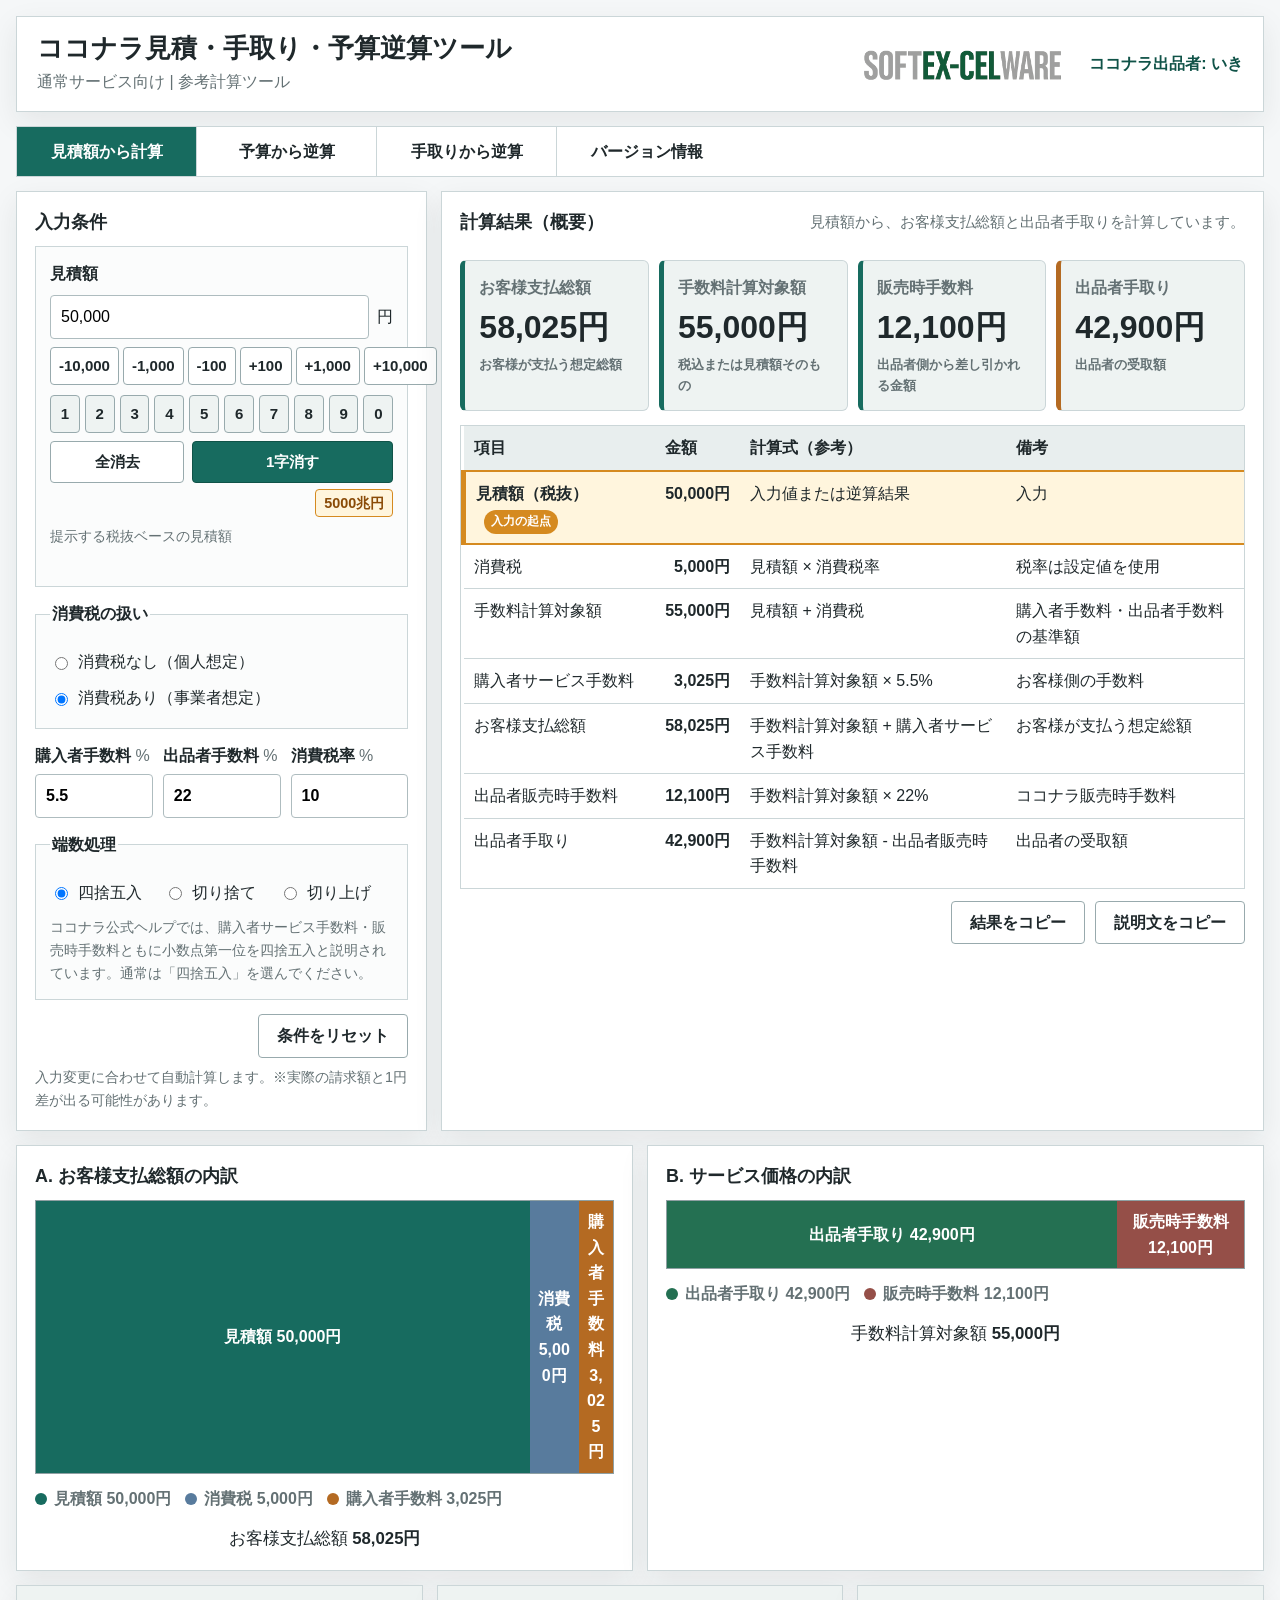
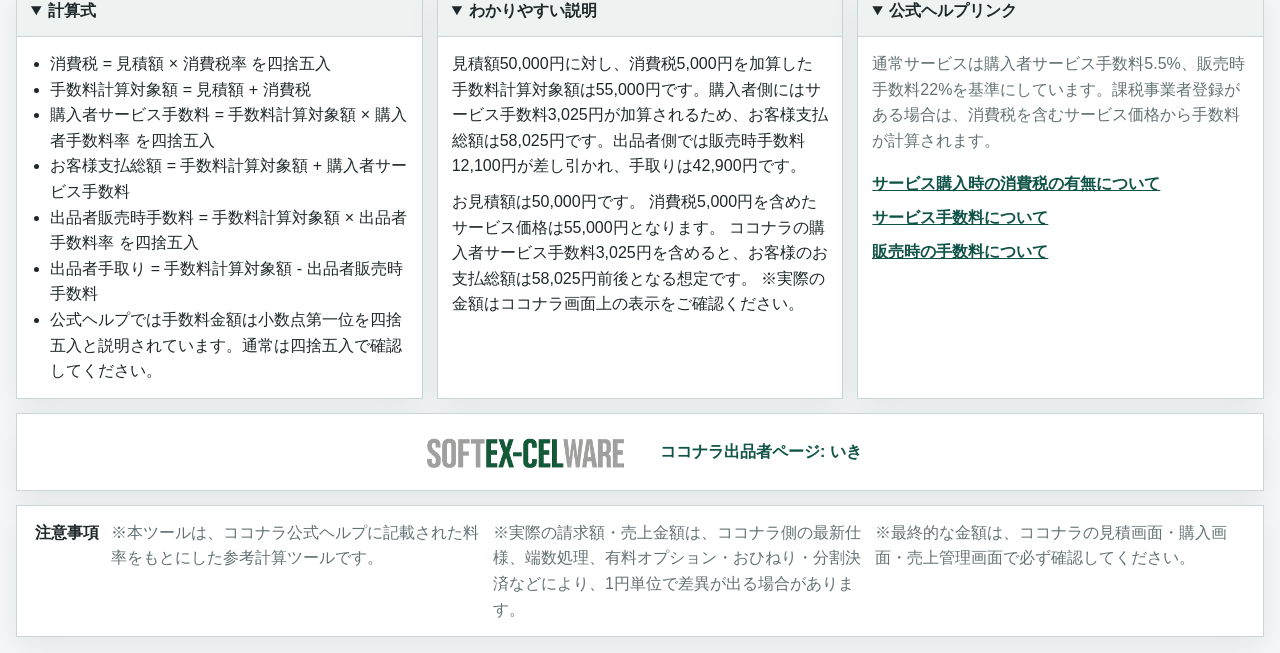
<file: index.html>
<!doctype html>
<html lang="ja">
<head>
  <meta charset="utf-8">
  <meta name="viewport" content="width=device-width, initial-scale=1">
  <title>ココナラ見積・手取り・予算逆算ツール</title>
  <meta name="description" content="ココナラ通常サービス向けの見積額、購入者支払総額、出品者手取りを参考計算するWebツールです。">
  <link rel="canonical" href="https://coconala-fee-calculator.vercel.app/">
  <meta property="og:type" content="website">
  <meta property="og:site_name" content="ココナラ見積・手取り・予算逆算ツール">
  <meta property="og:title" content="ココナラ見積・手取り・予算逆算ツール">
  <meta property="og:description" content="ココナラ通常サービス向けの見積額、購入者支払総額、出品者手取りを参考計算するWebツールです。">
  <meta property="og:url" content="https://coconala-fee-calculator.vercel.app/">
  <meta property="og:image" content="https://coconala-fee-calculator.vercel.app/LP%E7%94%BB%E5%83%8F.png">
  <meta name="twitter:card" content="summary">
  <link rel="icon" type="image/png" href="ファビコン用.png">
  <link rel="apple-touch-icon" href="ファビコン用.png">
  <link rel="stylesheet" href="styles.css">
</head>
<body>
  <div class="app-shell">
    <header class="app-header">
      <div class="title-block">
        <h1>ココナラ見積・手取り・予算逆算ツール</h1>
        <p>通常サービス向け <span aria-hidden="true">|</span> 参考計算ツール</p>
      </div>
      <div class="brand-links" aria-label="関連リンク">
        <span class="brand-logo-link" aria-label="Softex Celware">
          <img src="softex-celwareロゴ 透過 横長.png" alt="Softex Celware">
        </span>
        <a class="profile-link" href="https://coconala.com/users/737430" target="_blank" rel="noreferrer">
          ココナラ出品者: いき
        </a>
      </div>
    </header>

    <nav class="mode-tabs" aria-label="計算モード">
      <button class="mode-tab is-active" type="button" data-mode="fromEstimate">見積額から計算</button>
      <button class="mode-tab" type="button" data-mode="fromBudget">予算から逆算</button>
      <button class="mode-tab" type="button" data-mode="fromNet">手取りから逆算</button>
      <a class="mode-tab" href="version.html">バージョン情報</a>
    </nav>

    <main>
      <section class="workspace">
        <form class="input-panel" id="calculator-form" novalidate>
          <h2>入力条件</h2>

          <div class="field-group primary-input">
            <label for="amount-input" id="amount-label">見積額</label>
            <div class="money-input">
              <input id="amount-input" name="amount" inputmode="numeric" autocomplete="off" value="50,000">
              <span>円</span>
            </div>
            <div class="amount-tools" aria-label="金額を増減">
              <button type="button" data-amount-delta="-10000">-10,000</button>
              <button type="button" data-amount-delta="-1000">-1,000</button>
              <button type="button" data-amount-delta="-100">-100</button>
              <button type="button" data-amount-delta="100">+100</button>
              <button type="button" data-amount-delta="1000">+1,000</button>
              <button type="button" data-amount-delta="10000">+10,000</button>
            </div>
            <div class="number-pad" aria-label="数字入力">
              <button type="button" data-digit="1">1</button>
              <button type="button" data-digit="2">2</button>
              <button type="button" data-digit="3">3</button>
              <button type="button" data-digit="4">4</button>
              <button type="button" data-digit="5">5</button>
              <button type="button" data-digit="6">6</button>
              <button type="button" data-digit="7">7</button>
              <button type="button" data-digit="8">8</button>
              <button type="button" data-digit="9">9</button>
              <button type="button" data-digit="0">0</button>
            </div>
            <div class="number-pad-actions">
              <button type="button" data-number-action="clear">全消去</button>
              <button type="button" data-number-action="backspace">1字消す</button>
            </div>
            <div class="special-amount-row">
              <button class="special-amount-button" type="button" data-amount-set="5000000000000000">5000兆円</button>
            </div>
            <p class="field-note" id="amount-note">提示する税抜ベースの見積額</p>
            <p class="error-message" id="amount-error" role="alert"></p>
          </div>

          <fieldset class="field-group">
            <legend>消費税の扱い</legend>
            <label class="choice">
              <input type="radio" name="taxMode" value="none">
              <span>消費税なし（個人想定）</span>
            </label>
            <label class="choice">
              <input type="radio" name="taxMode" value="taxable" checked>
              <span>消費税あり（事業者想定）</span>
            </label>
          </fieldset>

          <div class="settings-grid" aria-label="各種設定">
            <label>
              <span>購入者手数料</span>
              <input id="buyer-fee-rate" name="buyerFeeRate" type="number" min="0" max="100" step="0.1" value="5.5">
            </label>
            <label>
              <span>出品者手数料</span>
              <input id="seller-fee-rate" name="sellerFeeRate" type="number" min="0" max="100" step="0.1" value="22">
            </label>
            <label>
              <span>消費税率</span>
              <input id="tax-rate" name="taxRate" type="number" min="0" max="100" step="0.1" value="10">
            </label>
          </div>

          <fieldset class="field-group">
            <legend>端数処理</legend>
            <label class="choice">
              <input type="radio" name="roundingMode" value="round" checked>
              <span>四捨五入</span>
            </label>
            <label class="choice">
              <input type="radio" name="roundingMode" value="floor">
              <span>切り捨て</span>
            </label>
            <label class="choice">
              <input type="radio" name="roundingMode" value="ceil">
              <span>切り上げ</span>
            </label>
            <p class="field-note">ココナラ公式ヘルプでは、購入者サービス手数料・販売時手数料ともに小数点第一位を四捨五入と説明されています。通常は「四捨五入」を選んでください。</p>
          </fieldset>

          <div class="form-actions">
            <button class="secondary-button" type="button" id="reset-button">条件をリセット</button>
          </div>

          <p class="mini-notice">入力変更に合わせて自動計算します。※実際の請求額と1円差が出る可能性があります。</p>
        </form>

        <section class="results-panel" aria-live="polite">
          <div class="section-heading">
            <h2>計算結果（概要）</h2>
            <p id="mode-summary">見積額から、お客様支払総額と出品者手取りを計算しています。</p>
          </div>

          <div class="result-cards">
            <article class="result-card">
              <span>お客様支払総額</span>
              <strong id="buyer-total-card">0円</strong>
              <small>お客様が支払う想定総額</small>
            </article>
            <article class="result-card">
              <span>手数料計算対象額</span>
              <strong id="fee-base-card">0円</strong>
              <small>税込または見積額そのもの</small>
            </article>
            <article class="result-card">
              <span>販売時手数料</span>
              <strong id="seller-fee-card">0円</strong>
              <small>出品者側から差し引かれる金額</small>
            </article>
            <article class="result-card accent">
              <span>出品者手取り</span>
              <strong id="seller-net-card">0円</strong>
              <small>出品者の受取額</small>
            </article>
          </div>

          <div class="table-wrap">
            <table>
              <thead>
                <tr>
                  <th>項目</th>
                  <th>金額</th>
                  <th>計算式（参考）</th>
                  <th>備考</th>
                </tr>
              </thead>
              <tbody id="breakdown-table"></tbody>
            </table>
          </div>

          <div class="copy-actions">
            <button class="secondary-button" type="button" id="copy-result">結果をコピー</button>
            <button class="secondary-button" type="button" id="copy-explanation">説明文をコピー</button>
          </div>
        </section>
      </section>

      <section class="bars-grid" aria-label="図解エリア">
        <article class="bar-card">
          <h2>A. お客様支払総額の内訳</h2>
          <div class="stacked-bar" id="buyer-total-bar"></div>
          <div class="bar-legend" id="buyer-total-legend"></div>
          <p class="bar-total">お客様支払総額 <strong id="buyer-total-label">0円</strong></p>
        </article>

        <article class="bar-card">
          <h2>B. サービス価格の内訳</h2>
          <div class="stacked-bar" id="seller-net-bar"></div>
          <div class="bar-legend" id="seller-net-legend"></div>
          <p class="bar-total">手数料計算対象額 <strong id="fee-base-label">0円</strong></p>
        </article>
      </section>

      <section class="details-grid">
        <details open>
          <summary>計算式</summary>
          <div class="details-body" id="formula-panel"></div>
        </details>
        <details open>
          <summary>わかりやすい説明</summary>
          <div class="details-body">
            <p id="seller-explanation"></p>
            <p id="buyer-explanation"></p>
          </div>
        </details>
        <details open>
          <summary>公式ヘルプリンク</summary>
          <div class="details-body links-list">
            <p class="basis-note">通常サービスは購入者サービス手数料5.5%、販売時手数料22%を基準にしています。課税事業者登録がある場合は、消費税を含むサービス価格から手数料が計算されます。</p>
            <a href="https://coconala-support.zendesk.com/hc/ja/articles/29004583450777" target="_blank" rel="noreferrer">サービス購入時の消費税の有無について</a>
            <a href="https://coconala-support.zendesk.com/hc/ja/articles/900005462403" target="_blank" rel="noreferrer">サービス手数料について</a>
            <a href="https://coconala-support.zendesk.com/hc/ja/articles/230180287" target="_blank" rel="noreferrer">販売時の手数料について</a>
          </div>
        </details>
      </section>

      <section class="site-links" aria-label="運営リンク">
        <span class="brand-logo-link" aria-label="Softex Celware">
          <img src="softex-celwareロゴ 透過 横長.png" alt="Softex Celware">
        </span>
        <a href="https://coconala.com/users/737430" target="_blank" rel="noreferrer">ココナラ出品者ページ: いき</a>
      </section>

      <section class="notice-box" aria-label="注意事項">
        <strong>注意事項</strong>
        <p>※本ツールは、ココナラ公式ヘルプに記載された料率をもとにした参考計算ツールです。</p>
        <p>※実際の請求額・売上金額は、ココナラ側の最新仕様、端数処理、有料オプション・おひねり・分割決済などにより、1円単位で差異が出る場合があります。</p>
        <p>※最終的な金額は、ココナラの見積画面・購入画面・売上管理画面で必ず確認してください。</p>
      </section>
    </main>
  </div>

  <div class="toast" id="toast" role="status" aria-live="polite"></div>

  <script src="js/calculator.js"></script>
  <script src="js/app.js"></script>
</body>
</html>
</file>
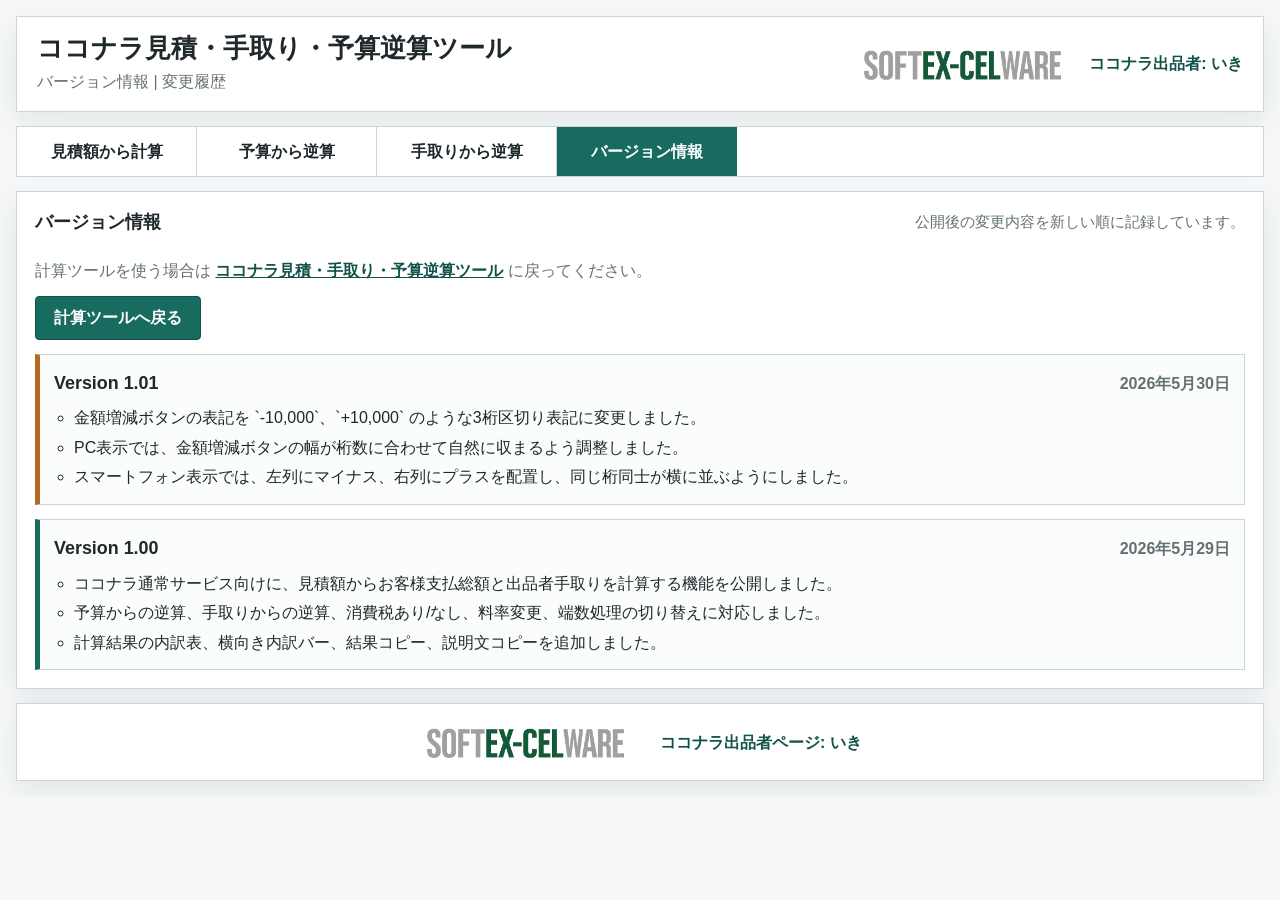
<file: version.html>
<!doctype html>
<html lang="ja">
<head>
  <meta charset="utf-8">
  <meta name="viewport" content="width=device-width, initial-scale=1">
  <title>バージョン情報 | ココナラ見積・手取り・予算逆算ツール</title>
  <meta name="description" content="ココナラ見積・手取り・予算逆算ツールのバージョン情報と変更履歴です。">
  <link rel="canonical" href="https://coconala-fee-calculator.vercel.app/version.html">
  <meta property="og:type" content="website">
  <meta property="og:site_name" content="ココナラ見積・手取り・予算逆算ツール">
  <meta property="og:title" content="バージョン情報 | ココナラ見積・手取り・予算逆算ツール">
  <meta property="og:description" content="ココナラ見積・手取り・予算逆算ツールのバージョン情報と変更履歴です。">
  <meta property="og:url" content="https://coconala-fee-calculator.vercel.app/version.html">
  <meta property="og:image" content="https://coconala-fee-calculator.vercel.app/LP%E7%94%BB%E5%83%8F.png">
  <meta name="twitter:card" content="summary">
  <link rel="icon" type="image/png" href="ファビコン用.png">
  <link rel="apple-touch-icon" href="ファビコン用.png">
  <link rel="stylesheet" href="styles.css">
</head>
<body>
  <div class="app-shell">
    <header class="app-header">
      <div class="title-block">
        <h1>ココナラ見積・手取り・予算逆算ツール</h1>
        <p>バージョン情報 <span aria-hidden="true">|</span> 変更履歴</p>
      </div>
      <div class="brand-links" aria-label="関連リンク">
        <span class="brand-logo-link" aria-label="Softex Celware">
          <img src="softex-celwareロゴ 透過 横長.png" alt="Softex Celware">
        </span>
        <a class="profile-link" href="https://coconala.com/users/737430" target="_blank" rel="noreferrer">
          ココナラ出品者: いき
        </a>
      </div>
    </header>

    <nav class="mode-tabs" aria-label="ページ切り替え">
      <a class="mode-tab" href="index.html">見積額から計算</a>
      <a class="mode-tab" href="index.html">予算から逆算</a>
      <a class="mode-tab" href="index.html">手取りから逆算</a>
      <a class="mode-tab is-active" href="version.html">バージョン情報</a>
    </nav>

    <main>
      <section class="version-panel">
        <div class="section-heading">
          <h2>バージョン情報</h2>
          <p>公開後の変更内容を新しい順に記録しています。</p>
        </div>
        <p class="version-lead">
          計算ツールを使う場合は <a href="index.html">ココナラ見積・手取り・予算逆算ツール</a> に戻ってください。
        </p>
        <div class="version-actions">
          <a class="primary-link-button" href="index.html">計算ツールへ戻る</a>
        </div>

        <ol class="version-list">
          <li class="version-entry">
            <div class="version-meta">
              <strong>Version 1.01</strong>
              <time datetime="2026-05-30">2026年5月30日</time>
            </div>
            <ul>
              <li>金額増減ボタンの表記を `-10,000`、`+10,000` のような3桁区切り表記に変更しました。</li>
              <li>PC表示では、金額増減ボタンの幅が桁数に合わせて自然に収まるよう調整しました。</li>
              <li>スマートフォン表示では、左列にマイナス、右列にプラスを配置し、同じ桁同士が横に並ぶようにしました。</li>
            </ul>
          </li>

          <li class="version-entry">
            <div class="version-meta">
              <strong>Version 1.00</strong>
              <time datetime="2026-05-29">2026年5月29日</time>
            </div>
            <ul>
              <li>ココナラ通常サービス向けに、見積額からお客様支払総額と出品者手取りを計算する機能を公開しました。</li>
              <li>予算からの逆算、手取りからの逆算、消費税あり/なし、料率変更、端数処理の切り替えに対応しました。</li>
              <li>計算結果の内訳表、横向き内訳バー、結果コピー、説明文コピーを追加しました。</li>
            </ul>
          </li>
        </ol>
      </section>

      <section class="site-links" aria-label="運営リンク">
        <span class="brand-logo-link" aria-label="Softex Celware">
          <img src="softex-celwareロゴ 透過 横長.png" alt="Softex Celware">
        </span>
        <a href="https://coconala.com/users/737430" target="_blank" rel="noreferrer">ココナラ出品者ページ: いき</a>
      </section>
    </main>
  </div>
</body>
</html>
</file>
<file: styles.css>
:root {
  --bg: #f5f7f8;
  --panel: #ffffff;
  --panel-strong: #eef3f2;
  --text: #1f282b;
  --muted: #647174;
  --line: #cbd6d8;
  --primary: #176b5f;
  --primary-dark: #105348;
  --accent: #b46a22;
  --danger: #b3261e;
  --shadow: 0 10px 28px rgba(31, 40, 43, 0.08);
}

* {
  box-sizing: border-box;
}

body {
  margin: 0;
  background: var(--bg);
  color: var(--text);
  font-family: "Segoe UI", "Yu Gothic UI", "Meiryo", sans-serif;
  line-height: 1.6;
}

html,
body {
  width: 100%;
  overflow-x: hidden;
}

button,
input {
  font: inherit;
}

button {
  cursor: pointer;
}

.app-shell {
  max-width: 1440px;
  margin: 0 auto;
  padding: 16px;
}

.app-header {
  display: flex;
  justify-content: space-between;
  align-items: center;
  gap: 16px;
  padding: 16px 20px;
  border: 1px solid var(--line);
  background: var(--panel);
  box-shadow: var(--shadow);
}

.title-block {
  display: grid;
  gap: 4px;
}

.app-header h1 {
  margin: 0;
  font-size: clamp(1.25rem, 2vw, 1.8rem);
  line-height: 1.25;
}

.app-header p,
.brand-links {
  margin: 0;
  color: var(--muted);
}

.brand-links {
  display: flex;
  align-items: center;
  justify-content: end;
  gap: 14px;
  flex-wrap: wrap;
}

.brand-logo-link img,
.site-links img {
  display: block;
  width: min(220px, 36vw);
  height: auto;
  max-height: 48px;
  object-fit: contain;
}

.profile-link,
.site-links a {
  color: var(--primary-dark);
  font-weight: 700;
  text-decoration: none;
}

.profile-link:hover,
.site-links a:hover {
  text-decoration: underline;
}

.mode-tabs {
  display: flex;
  align-items: stretch;
  margin-top: 14px;
  border: 1px solid var(--line);
  background: var(--panel);
  overflow-x: auto;
}

.mode-tab {
  display: grid;
  place-items: center;
  min-width: 180px;
  padding: 12px 20px;
  border: 0;
  border-right: 1px solid var(--line);
  background: var(--panel);
  color: var(--text);
  font-weight: 700;
  text-align: center;
  text-decoration: none;
}

.mode-tab:last-child {
  border-right: 0;
}

.mode-tab.is-active {
  background: var(--primary);
  color: #ffffff;
}

main {
  display: grid;
  gap: 14px;
  margin-top: 14px;
}

.workspace {
  display: grid;
  grid-template-columns: minmax(320px, 0.9fr) minmax(520px, 1.8fr);
  gap: 14px;
  align-items: stretch;
}

.workspace > *,
.bars-grid > *,
.details-grid > * {
  min-width: 0;
}

.input-panel,
.results-panel,
.bar-card,
.version-panel,
details,
.notice-box {
  border: 1px solid var(--line);
  background: var(--panel);
  box-shadow: var(--shadow);
}

.input-panel,
.results-panel,
.version-panel {
  padding: 18px;
}

h2 {
  margin: 0 0 12px;
  font-size: 1.12rem;
  line-height: 1.35;
}

.field-group {
  margin: 0 0 14px;
  padding: 14px;
  border: 1px solid var(--line);
  background: #fbfcfc;
}

.field-group legend,
.field-group > label:first-child,
.primary-input > label {
  font-weight: 700;
}

.money-input {
  display: grid;
  grid-template-columns: 1fr auto;
  gap: 8px;
  align-items: center;
  margin-top: 8px;
}

input[type="text"],
input[type="number"],
.money-input input {
  width: 100%;
  min-height: 42px;
  border: 1px solid #aebcbf;
  border-radius: 4px;
  padding: 8px 10px;
  background: #ffffff;
}

.field-note,
.mini-notice {
  margin: 8px 0 0;
  color: var(--muted);
  font-size: 0.9rem;
}

.amount-tools {
  display: grid;
  grid-template-columns: repeat(6, max-content);
  justify-content: space-between;
  gap: 4px;
  margin-top: 8px;
}

.amount-tools button,
.number-pad button,
.number-pad-actions button {
  min-height: 34px;
  min-width: max-content;
  border: 1px solid #98aaad;
  border-radius: 4px;
  padding: 6px 8px;
  background: #ffffff;
  color: var(--text);
  font-weight: 700;
  font-size: 0.94rem;
  white-space: nowrap;
}

.amount-tools button:hover,
.number-pad button:hover,
.number-pad-actions button:hover {
  border-color: var(--primary);
  color: var(--primary-dark);
}

.number-pad {
  display: grid;
  grid-template-columns: repeat(10, minmax(0, 1fr));
  gap: 5px;
  margin-top: 10px;
}

.number-pad button {
  min-height: 38px;
  background: #eef3f2;
}

.number-pad-actions {
  display: grid;
  grid-template-columns: 1fr 1.5fr;
  gap: 8px;
  margin-top: 8px;
}

.number-pad-actions button {
  min-height: 42px;
}

.number-pad-actions button:last-child {
  background: var(--primary);
  border-color: var(--primary-dark);
  color: #ffffff;
}

.special-amount-row {
  display: flex;
  justify-content: flex-end;
  margin-top: 6px;
}

.special-amount-button {
  min-height: 28px;
  width: auto;
  border: 1px solid #d58a20;
  border-radius: 4px;
  padding: 2px 8px;
  background: #fff5dd;
  color: #8a4b08;
  font-size: 0.9rem;
  font-weight: 700;
  line-height: 1.25;
}

.special-amount-button:hover {
  border-color: #a96910;
  color: #6f3900;
}

.error-message {
  min-height: 1.3em;
  margin: 6px 0 0;
  color: var(--danger);
  font-weight: 700;
  font-size: 0.9rem;
}

.choice {
  display: inline-flex;
  align-items: center;
  gap: 7px;
  margin: 8px 18px 0 0;
}

.settings-grid {
  display: grid;
  grid-template-columns: repeat(3, minmax(0, 1fr));
  gap: 10px;
  margin-bottom: 14px;
}

.settings-grid label {
  display: grid;
  gap: 6px;
  font-weight: 700;
}

.settings-grid label span::after {
  content: " %";
  color: var(--muted);
  font-weight: 400;
}

.form-actions,
.copy-actions {
  display: flex;
  flex-wrap: wrap;
  gap: 10px;
  justify-content: flex-end;
}

.secondary-button {
  min-height: 42px;
  border-radius: 4px;
  padding: 8px 18px;
  font-weight: 700;
}

.secondary-button {
  border: 1px solid #98aaad;
  background: #ffffff;
  color: var(--text);
}

.section-heading {
  display: flex;
  justify-content: space-between;
  align-items: start;
  gap: 12px;
}

.section-heading p {
  max-width: 42rem;
  margin: 0;
  color: var(--muted);
  font-size: 0.94rem;
}

.result-cards {
  display: grid;
  grid-template-columns: repeat(4, minmax(0, 1fr));
  gap: 10px;
  margin: 14px 0;
}

.result-card {
  min-height: 124px;
  border: 1px solid var(--line);
  border-left: 5px solid var(--primary);
  border-radius: 6px;
  padding: 14px;
  background: var(--panel-strong);
}

.result-card.accent {
  border-left-color: var(--accent);
}

.result-card span,
.result-card small {
  display: block;
  color: var(--muted);
  font-weight: 700;
}

.result-card strong {
  display: block;
  margin: 8px 0;
  font-size: clamp(1.45rem, 2.6vw, 2rem);
  line-height: 1.15;
  overflow-wrap: anywhere;
  word-break: normal;
}

.result-card strong.amount-size-l {
  font-size: clamp(1.24rem, 2.1vw, 1.62rem);
}

.result-card strong.amount-size-xl {
  font-size: clamp(1.02rem, 1.75vw, 1.34rem);
}

.result-card strong.amount-size-xxl {
  font-size: clamp(0.88rem, 1.45vw, 1.08rem);
}

.bar-total strong.amount-size-l {
  font-size: 0.95em;
}

.bar-total strong.amount-size-xl,
.bar-total strong.amount-size-xxl {
  display: block;
  margin-top: 2px;
  font-size: 0.88em;
  overflow-wrap: anywhere;
}

.table-wrap {
  overflow-x: auto;
  border: 1px solid var(--line);
}

table {
  width: 100%;
  min-width: 760px;
  border-collapse: collapse;
  background: #ffffff;
}

th,
td {
  border-bottom: 1px solid var(--line);
  padding: 9px 10px;
  text-align: left;
  vertical-align: top;
}

th {
  background: #e8eeee;
  font-weight: 700;
}

td:nth-child(2) {
  text-align: right;
  font-weight: 700;
  white-space: nowrap;
}

tr:last-child td {
  border-bottom: 0;
}

.source-row td {
  background: #fff5dd;
  border-top: 2px solid #d58a20;
  border-bottom: 2px solid #d58a20;
}

.source-row td:first-child {
  border-left: 5px solid #d58a20;
  font-weight: 800;
}

.source-badge {
  display: inline-block;
  margin-left: 8px;
  padding: 2px 7px;
  border-radius: 999px;
  background: #d58a20;
  color: #ffffff;
  font-size: 0.78rem;
  font-weight: 800;
  white-space: nowrap;
}

.copy-actions {
  margin-top: 12px;
}

.bars-grid {
  display: grid;
  grid-template-columns: repeat(2, minmax(0, 1fr));
  gap: 14px;
}

.bar-card {
  padding: 18px;
}

.stacked-bar {
  display: flex;
  min-height: 64px;
  overflow: hidden;
  border: 1px solid #8fa0a3;
  background: #edf1f2;
}

.bar-segment {
  display: grid;
  place-items: center;
  min-width: 34px;
  padding: 8px;
  color: #ffffff;
  font-weight: 700;
  text-align: center;
  overflow-wrap: anywhere;
}

.segment-estimate {
  background: #176b5f;
}

.segment-tax {
  background: #587b9d;
}

.segment-buyer-fee {
  background: #b46a22;
}

.segment-net {
  background: #247052;
}

.segment-seller-fee {
  background: #954f48;
}

.bar-legend {
  display: flex;
  flex-wrap: wrap;
  gap: 10px 14px;
  margin-top: 12px;
}

.legend-item {
  display: inline-flex;
  align-items: center;
  gap: 7px;
  color: var(--muted);
  font-weight: 700;
}

.legend-dot {
  width: 12px;
  height: 12px;
  border-radius: 50%;
  flex: 0 0 auto;
}

.bar-total {
  margin: 14px 0 0;
  text-align: center;
  font-size: 1.05rem;
}

.details-grid {
  display: grid;
  grid-template-columns: repeat(3, minmax(0, 1fr));
  gap: 14px;
}

details {
  min-height: 150px;
}

summary {
  padding: 12px 14px;
  border-bottom: 1px solid var(--line);
  background: #eef3f2;
  font-weight: 700;
  cursor: pointer;
}

.details-body {
  padding: 14px;
}

.details-body p {
  margin: 0 0 10px;
}

.formula-list {
  margin: 0;
  padding-left: 1.2em;
}

.links-list {
  display: grid;
  gap: 8px;
}

.basis-note {
  margin: 0 0 4px;
  color: var(--muted);
}

.links-list a {
  color: var(--primary-dark);
  font-weight: 700;
}

.site-links {
  display: flex;
  align-items: center;
  justify-content: center;
  flex-wrap: wrap;
  gap: 14px 22px;
  padding: 14px 18px;
  border: 1px solid var(--line);
  background: var(--panel);
  box-shadow: var(--shadow);
}

.notice-box {
  display: grid;
  grid-template-columns: auto 1fr 1fr 1fr;
  gap: 12px;
  align-items: start;
  padding: 14px 18px;
}

.notice-box p {
  margin: 0;
  color: var(--muted);
}

.version-list {
  display: grid;
  gap: 14px;
  margin: 14px 0 0;
  padding: 0;
  list-style: none;
}

.version-lead {
  margin: 12px 0 0;
  color: var(--muted);
}

.version-lead a {
  color: var(--primary-dark);
  font-weight: 700;
}

.version-actions {
  display: flex;
  margin-top: 12px;
}

.primary-link-button {
  display: inline-grid;
  place-items: center;
  min-height: 42px;
  border: 1px solid var(--primary-dark);
  border-radius: 4px;
  padding: 8px 18px;
  background: var(--primary);
  color: #ffffff;
  font-weight: 700;
  text-decoration: none;
}

.primary-link-button:hover {
  background: var(--primary-dark);
}

.version-entry {
  border: 1px solid var(--line);
  border-left: 5px solid var(--primary);
  padding: 14px;
  background: #fbfcfc;
}

.version-entry:first-child {
  border-left-color: var(--accent);
}

.version-meta {
  display: flex;
  align-items: baseline;
  justify-content: space-between;
  gap: 12px;
  margin-bottom: 8px;
}

.version-meta strong {
  font-size: 1.12rem;
}

.version-meta time {
  color: var(--muted);
  font-weight: 700;
}

.version-entry ul {
  margin: 0;
  padding-left: 1.25em;
}

.version-entry li + li {
  margin-top: 4px;
}

.toast {
  position: fixed;
  right: 20px;
  bottom: 20px;
  z-index: 10;
  min-width: 220px;
  max-width: calc(100vw - 40px);
  padding: 12px 14px;
  border-radius: 6px;
  background: #1f282b;
  color: #ffffff;
  opacity: 0;
  transform: translateY(8px);
  pointer-events: none;
  transition: opacity 160ms ease, transform 160ms ease;
}

.toast.is-visible {
  opacity: 1;
  transform: translateY(0);
}

@media (max-width: 1100px) {
  .workspace,
  .bars-grid,
  .details-grid {
    grid-template-columns: 1fr;
  }

  .result-cards {
    grid-template-columns: repeat(2, minmax(0, 1fr));
  }

  .notice-box {
    grid-template-columns: 1fr;
  }
}

@media (max-width: 720px) {
  .app-shell {
    width: 100%;
    padding: 8px;
  }

  .app-header,
  .section-heading {
    display: grid;
  }

  .app-header {
    padding: 14px;
    gap: 10px;
  }

  .app-header h1 {
    font-size: 1.14rem;
  }

  .brand-links {
    justify-content: start;
    gap: 8px;
  }

  .brand-logo-link img,
  .site-links img {
    width: min(180px, 58vw);
    max-height: 38px;
  }

  .profile-link {
    font-size: 0.92rem;
  }

  .mode-tabs {
    display: grid;
    grid-template-columns: repeat(2, minmax(0, 1fr));
    overflow: visible;
  }

  .mode-tab {
    min-width: 0;
    padding: 10px 6px;
    border-right: 1px solid var(--line);
    font-size: 0.86rem;
    line-height: 1.35;
    white-space: normal;
  }

  .input-panel,
  .results-panel,
  .bar-card,
  .version-panel {
    padding: 12px;
  }

  .version-meta {
    display: grid;
    gap: 2px;
  }

  .version-actions,
  .primary-link-button {
    width: 100%;
  }

  .field-group {
    padding: 12px;
  }

  .settings-grid,
  .result-cards {
    grid-template-columns: 1fr;
  }

  .form-actions,
  .copy-actions {
    justify-content: stretch;
  }

  .secondary-button {
    width: 100%;
  }

  .amount-tools {
    grid-template-columns: minmax(0, 1fr) minmax(0, 1fr);
    justify-content: stretch;
    gap: 7px;
  }

  .amount-tools button {
    width: 100%;
    min-width: 0;
  }

  .amount-tools button:nth-child(1) {
    order: 1;
  }

  .amount-tools button:nth-child(2) {
    order: 3;
  }

  .amount-tools button:nth-child(3) {
    order: 5;
  }

  .amount-tools button:nth-child(4) {
    order: 6;
  }

  .amount-tools button:nth-child(5) {
    order: 4;
  }

  .amount-tools button:nth-child(6) {
    order: 2;
  }

  .special-amount-row {
    justify-content: flex-end;
  }

  .number-pad {
    grid-template-columns: repeat(5, minmax(0, 1fr));
    gap: 7px;
  }

  .amount-tools button,
  .number-pad button {
    min-height: 42px;
  }

  .number-pad-actions {
    grid-template-columns: 1fr 1fr;
  }

  .choice {
    display: flex;
    margin-right: 0;
  }

  .bar-segment {
    font-size: 0.78rem;
  }

  .table-wrap {
    overflow: visible;
    border: 0;
  }

  table,
  thead,
  tbody,
  tr,
  td {
    display: block;
    width: 100%;
    min-width: 0;
  }

  table {
    background: transparent;
  }

  thead {
    display: none;
  }

  tr {
    margin-bottom: 10px;
    border: 1px solid var(--line);
    border-radius: 6px;
    background: #ffffff;
    overflow: hidden;
  }

  td {
    display: grid;
    grid-template-columns: 7.5em minmax(0, 1fr);
    gap: 8px;
    border-bottom: 1px solid var(--line);
    padding: 8px 10px;
    text-align: left;
  }

  td::before {
    color: var(--muted);
    font-weight: 700;
  }

  td:nth-child(1)::before {
    content: "項目";
  }

  td:nth-child(2)::before {
    content: "金額";
  }

  td:nth-child(3)::before {
    content: "計算式";
  }

  td:nth-child(4)::before {
    content: "備考";
  }

  td:nth-child(2) {
    text-align: left;
    white-space: normal;
  }

  .source-row td {
    border-top: 0;
    border-bottom: 1px solid var(--line);
  }

  .source-row td:first-child {
    border-left: 0;
    border-top: 5px solid #d58a20;
  }

  .source-badge {
    display: block;
    width: fit-content;
    margin: 4px 0 0;
  }
}
</file>
